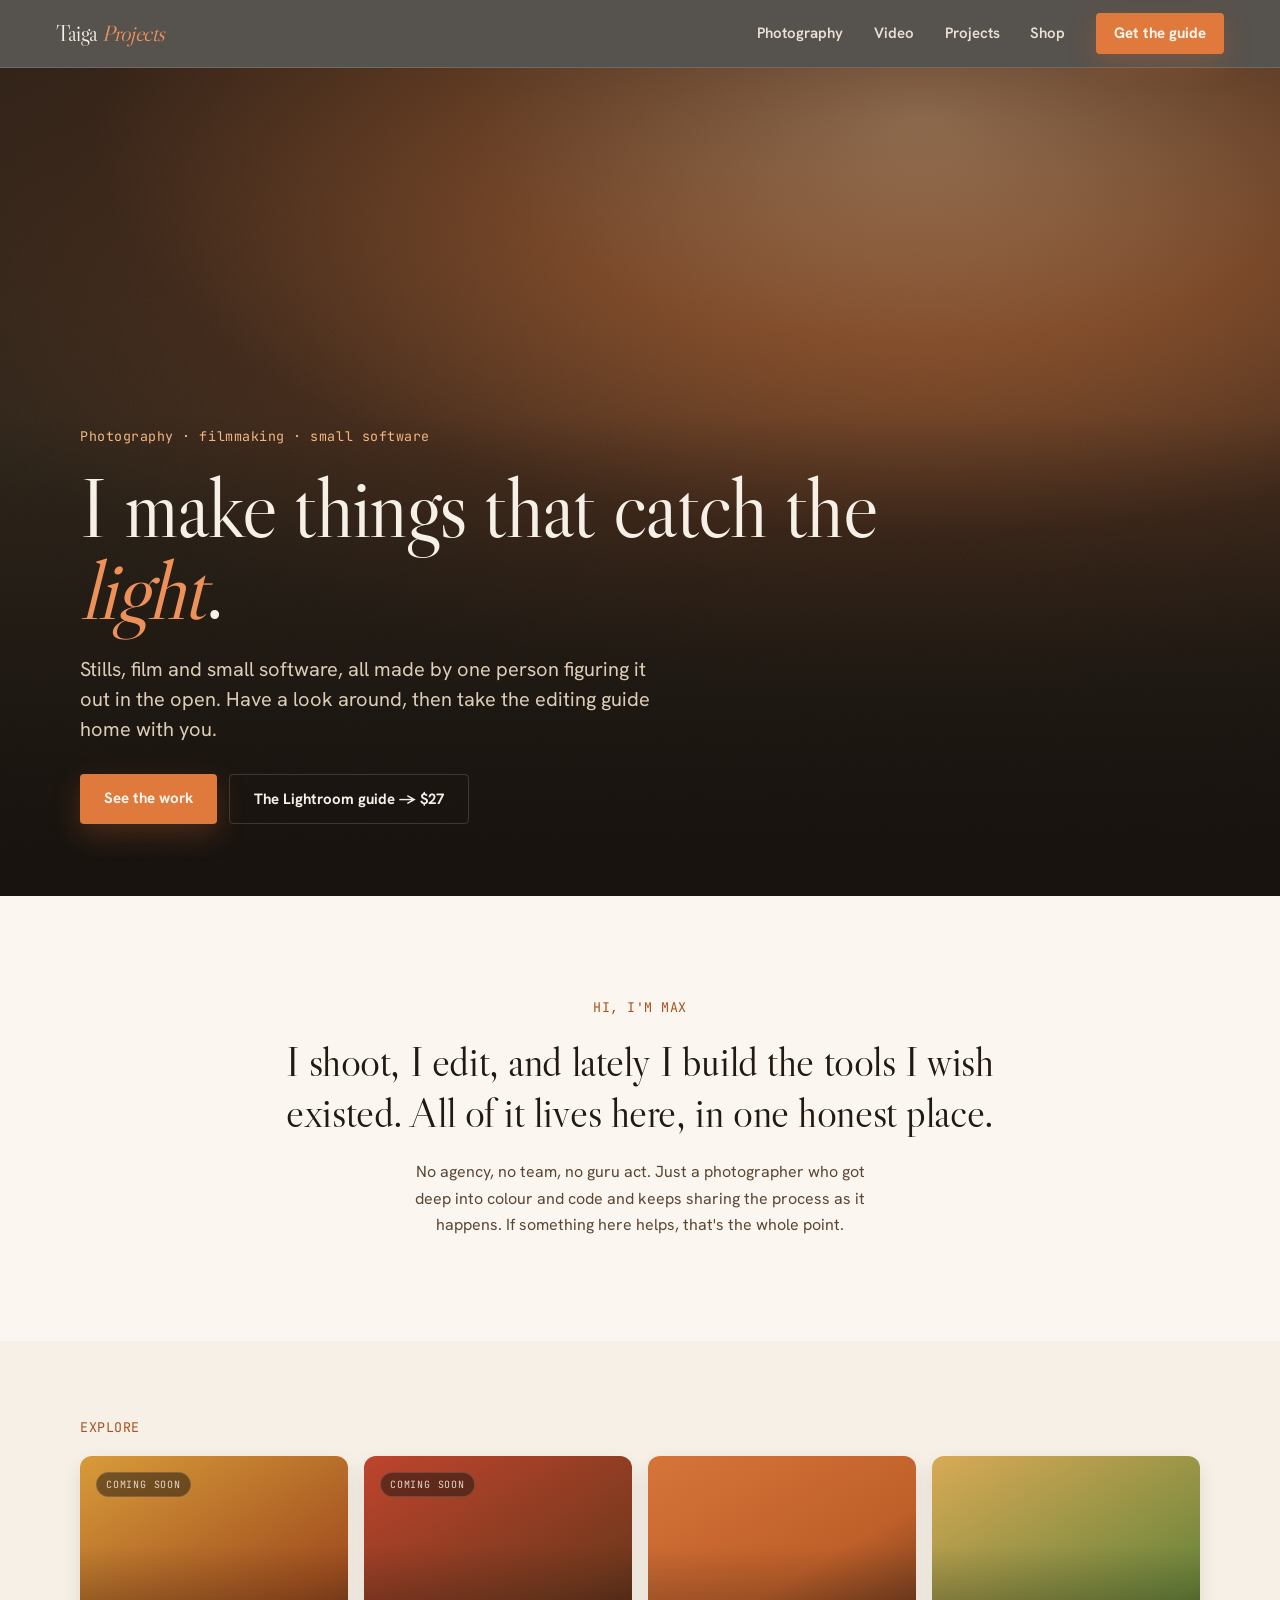
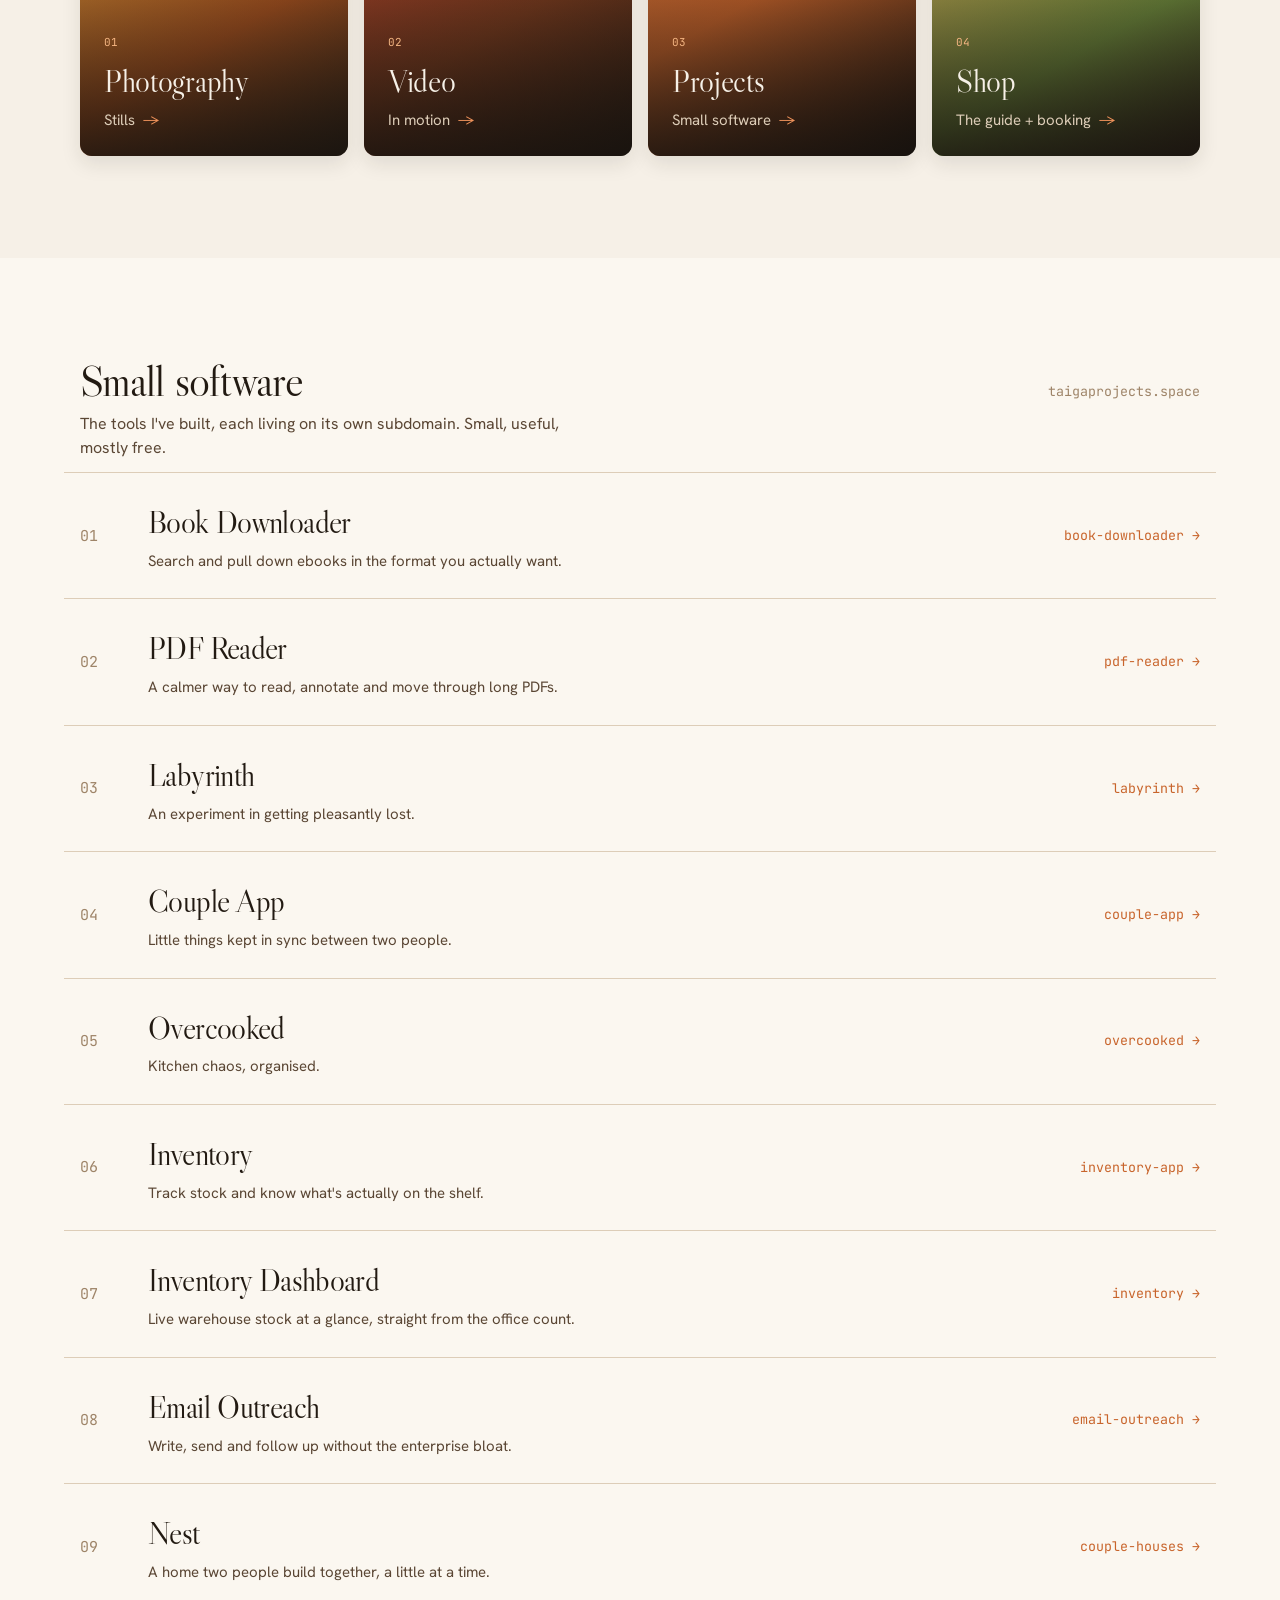
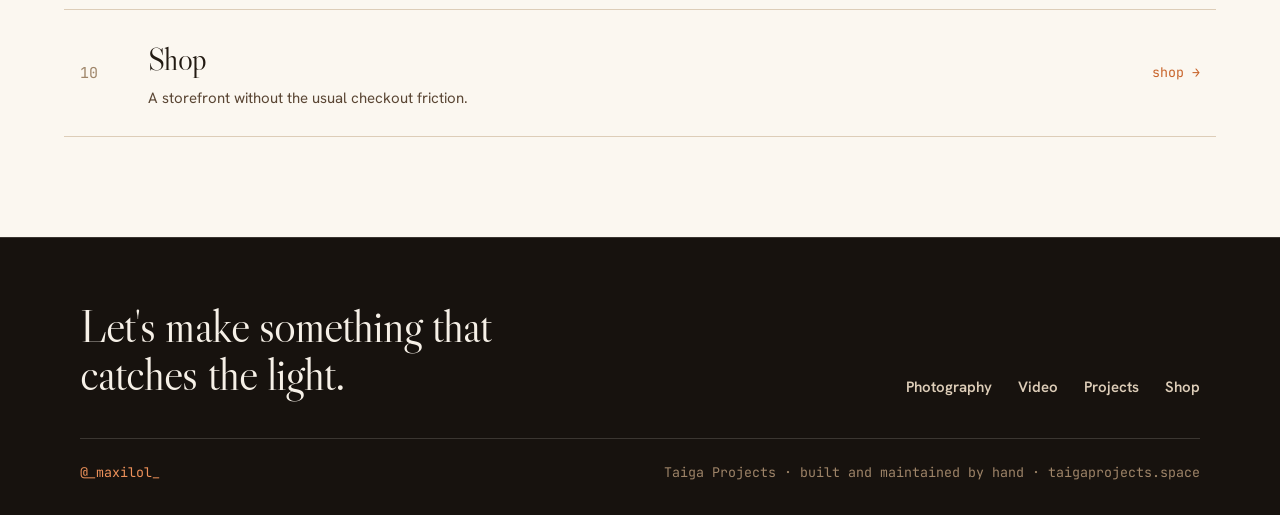
<file: index.html>
<!DOCTYPE html>
<html lang="en">
<head>
<meta charset="utf-8" />
<meta name="viewport" content="width=device-width, initial-scale=1" />
<title>Taiga Projects — I make things that catch the light</title>
<meta name="description" content="Stills, film and small software, all made by one person figuring it out in the open." />
<link rel="icon" href="data:image/svg+xml,<svg xmlns='http://www.w3.org/2000/svg' viewBox='0 0 100 100'><rect width='100' height='100' fill='%2317120E'/><text y='.9em' font-size='88' x='50%25' text-anchor='middle' fill='%23E07A3C' font-family='Georgia,serif'>T</text></svg>" />
<link rel="preconnect" href="https://fonts.googleapis.com" />
<link rel="preconnect" href="https://fonts.gstatic.com" crossorigin />
<link rel="stylesheet" href="taiga-tokens.css" />
<style>
  /* ═══════════════════════════════════════════════════════════
     Home — personal portfolio landing.
     Uses the shared tokens from taiga-tokens.css. The nav/footer
     here are page-specific (richer than the subdomains' slim
     chrome), so they don't touch the shared .taiga-header rules.

     IMAGES: the hero and the four Explore cards use golden-hour
     gradient placeholders. To drop in a real photo, set a
     background-image on the .ph element (or replace it with an
     <img>) — the dark scrims on top already keep text legible.
     ═══════════════════════════════════════════════════════════ */

  html { scroll-behavior: smooth; }

  /* ── golden-hour placeholders ─────────────────────────────── */
  .ph {
    position: absolute;
    inset: 0;
    background-size: cover;
    background-position: center;
  }
  .ph.grain::after {
    content: "";
    position: absolute;
    inset: 0;
    opacity: 0.06;
    background-image: url("data:image/svg+xml,%3Csvg xmlns='http://www.w3.org/2000/svg' width='160' height='160'%3E%3Cfilter id='n'%3E%3CfeTurbulence type='fractalNoise' baseFrequency='0.8' numOctaves='3'/%3E%3C/filter%3E%3Crect width='160' height='160' filter='url(%23n)'/%3E%3C/svg%3E");
  }
  .ph-hero {
    background:
      radial-gradient(135% 105% at 72% 6%, rgba(244,181,130,0.95) 0%, rgba(224,122,60,0.62) 26%, rgba(122,59,30,0.32) 48%, rgba(46,36,24,0.05) 66%, transparent 78%),
      linear-gradient(178deg, #3D2E20 0%, #2E2418 48%, #17120E 100%);
  }
  .ph-photo { background: linear-gradient(150deg, #E3A23C 0%, #A8521F 58%, #2E2418 100%); }
  .ph-video { background: linear-gradient(150deg, #C7472F 0%, #7A3B1E 55%, #221A12 100%); }
  .ph-code  { background: linear-gradient(150deg, #E07A3C 0%, #C8642B 45%, #17120E 100%); }
  .ph-shop  { background: linear-gradient(150deg, #E3B25A 0%, #6E8B3D 62%, #2E2418 100%); }

  /* ── nav ──────────────────────────────────────────────────── */
  .site-nav {
    position: sticky;
    top: 0;
    z-index: 50;
    display: flex;
    align-items: center;
    justify-content: space-between;
    height: 68px;
    padding: 0 clamp(20px, 5vw, 56px);
    background: rgba(23, 18, 14, 0.72);
    backdrop-filter: blur(14px);
    -webkit-backdrop-filter: blur(14px);
    border-bottom: 1px solid var(--border-inverse);
  }
  .site-nav .wordmark {
    font-family: var(--font-display);
    font-size: 22px;
    color: var(--ink-50);
    letter-spacing: -0.02em;
    text-decoration: none;
  }
  .site-nav .wordmark em { font-style: italic; color: var(--amber-400); }
  .nav-links {
    display: flex;
    align-items: center;
    gap: clamp(16px, 2.4vw, 34px);
  }
  .navlink {
    position: relative;
    font-family: var(--font-sans);
    font-size: var(--text-sm);
    font-weight: 600;
    color: var(--ink-100);
    text-decoration: none;
    padding: 4px 0;
  }
  .navlink::after {
    content: "";
    position: absolute;
    left: 0; bottom: -2px;
    width: 0; height: 1.5px;
    background: var(--amber-400);
    transition: width 0.25s var(--ease-out);
  }
  .navlink:hover { color: #fff; }
  .navlink:hover::after { width: 100%; }
  .nav-cta {
    font-family: var(--font-sans);
    font-size: var(--text-sm);
    font-weight: 700;
    color: var(--text-on-accent);
    background: var(--accent);
    padding: 9px 18px;
    border-radius: var(--radius-sm);
    box-shadow: var(--shadow-accent);
    text-decoration: none;
    transition: background var(--dur-base) var(--ease-out);
  }
  .nav-cta:hover { background: var(--accent-hover); color: var(--text-on-accent); }
  .nav-links .mobile-only { display: none; }

  /* ── hero ─────────────────────────────────────────────────── */
  .hero {
    position: relative;
    height: min(92vh, 860px);
    min-height: 560px;
    overflow: hidden;
    background: var(--ink-950);
  }
  .hero-media {
    position: absolute;
    inset: 0;
    animation: kenburns 24s var(--ease-out) infinite alternate;
    transform-origin: 68% 20%;
  }
  @keyframes kenburns { from { transform: scale(1.04); } to { transform: scale(1.16); } }
  .hero-scrim {
    position: absolute;
    inset: 0;
    background: linear-gradient(180deg, rgba(23,18,14,0.5) 0%, rgba(23,18,14,0.12) 42%, rgba(23,18,14,0.88) 100%);
    pointer-events: none;
  }
  .hero-content {
    position: absolute;
    left: 0; bottom: 0;
    width: 100%;
    padding: 0 clamp(20px, 5vw, 56px) clamp(40px, 6vw, 72px);
    pointer-events: none;
  }
  .hero-inner { max-width: var(--container); margin: 0 auto; }
  .hero .kicker {
    font-family: var(--font-mono);
    font-size: var(--text-xs);
    letter-spacing: 0.04em;
    color: var(--amber-300);
    margin-bottom: 20px;
    animation: rise 0.8s var(--ease-out) both;
  }
  .hero h1 {
    font-family: var(--font-display);
    font-weight: 400;
    font-size: clamp(40px, 7vw, 84px);
    line-height: 0.98;
    letter-spacing: -0.02em;
    color: var(--ink-50);
    margin: 0 0 22px;
    max-width: 16ch;
    animation: rise 0.9s var(--ease-out) 0.08s both;
  }
  .hero h1 em { font-style: italic; color: var(--amber-400); }
  .hero .lead {
    font-size: var(--text-lg);
    line-height: 1.5;
    color: var(--ink-200);
    max-width: 52ch;
    margin: 0 0 30px;
    animation: rise 1s var(--ease-out) 0.16s both;
  }
  .hero-actions {
    display: flex;
    flex-wrap: wrap;
    gap: 12px;
    pointer-events: auto;
    animation: rise 1.1s var(--ease-out) 0.24s both;
  }
  .btn-primary {
    font-family: var(--font-sans);
    font-size: var(--text-sm);
    font-weight: 700;
    color: var(--text-on-accent);
    background: var(--accent);
    padding: 13px 24px;
    border-radius: var(--radius-sm);
    box-shadow: var(--shadow-accent);
    text-decoration: none;
    transition: background var(--dur-base) var(--ease-out);
  }
  .btn-primary:hover { background: var(--accent-hover); color: var(--text-on-accent); }
  .btn-ghost {
    font-family: var(--font-sans);
    font-size: var(--text-sm);
    font-weight: 700;
    color: var(--ink-50);
    border: 1px solid var(--border-inverse);
    padding: 13px 24px;
    border-radius: var(--radius-sm);
    text-decoration: none;
    transition: border-color var(--dur-base) var(--ease-out), background var(--dur-base) var(--ease-out);
  }
  .btn-ghost:hover { border-color: var(--amber-400); background: rgba(246,240,231,0.05); color: var(--ink-50); }

  @keyframes rise { from { opacity: 0; transform: translateY(22px); } to { opacity: 1; transform: none; } }

  /* ── about ────────────────────────────────────────────────── */
  .about {
    background: var(--paper);
    padding: clamp(56px, 8vw, 104px) clamp(20px, 5vw, 56px);
  }
  .about-inner { max-width: 760px; margin: 0 auto; text-align: center; }
  .eyebrow-mono {
    font-family: var(--font-mono);
    font-size: var(--text-xs);
    letter-spacing: 0.04em;
    text-transform: uppercase;
    color: var(--amber-700);
    margin-bottom: 18px;
  }
  .about .statement {
    font-family: var(--font-display);
    font-weight: 400;
    font-size: clamp(26px, 3.6vw, 42px);
    line-height: 1.2;
    letter-spacing: -0.01em;
    color: var(--ink-900);
    margin: 0 0 22px;
  }
  .about .body {
    font-size: var(--text-md);
    line-height: 1.65;
    color: var(--text-secondary);
    margin: 0 auto;
    max-width: 54ch;
  }

  /* ── explore ──────────────────────────────────────────────── */
  .explore {
    background: var(--ink-50);
    padding: clamp(40px, 6vw, 80px) clamp(20px, 5vw, 56px) clamp(56px, 8vw, 104px);
  }
  .explore-inner { max-width: var(--container); margin: 0 auto; }
  .explore-grid {
    display: grid;
    grid-template-columns: repeat(auto-fit, minmax(260px, 1fr));
    gap: 16px;
  }
  .explore-card {
    position: relative;
    display: flex;
    flex-direction: column;
    justify-content: flex-end;
    min-height: 300px;
    border-radius: var(--radius-lg);
    overflow: hidden;
    box-shadow: var(--shadow-md);
    text-decoration: none;
    transition: transform 0.35s var(--ease-out), box-shadow 0.35s var(--ease-out);
  }
  .explore-card:hover { transform: translateY(-5px); box-shadow: var(--shadow-lg); }
  .explore-card .ph { transition: transform 0.7s var(--ease-out); }
  .explore-card:hover .ph { transform: scale(1.06); }
  .explore-card .card-scrim {
    position: absolute;
    inset: 0;
    background: linear-gradient(180deg, rgba(23,18,14,0.05) 30%, rgba(23,18,14,0.82) 100%);
    pointer-events: none;
  }
  .explore-card .card-body {
    position: relative;
    padding: 24px;
    pointer-events: none;
  }
  .explore-card .card-num {
    font-family: var(--font-mono);
    font-size: 11px;
    color: var(--amber-300);
    margin-bottom: 8px;
  }
  .explore-card .card-name {
    font-family: var(--font-display);
    font-size: var(--text-2xl);
    color: var(--ink-50);
    letter-spacing: -0.01em;
    margin-bottom: 4px;
  }
  .explore-card .card-desc {
    font-size: var(--text-sm);
    color: var(--ink-200);
    display: flex;
    align-items: center;
    gap: 8px;
  }
  .explore-card .card-desc .arrow { color: var(--amber-400); }
  .explore-card .card-soon {
    font-family: var(--font-mono);
    font-size: 10px;
    letter-spacing: 0.08em;
    text-transform: uppercase;
    color: var(--ink-100);
    background: rgba(23,18,14,0.5);
    border: 1px solid var(--border-inverse);
    padding: 4px 9px;
    border-radius: var(--radius-full);
    position: absolute;
    top: 16px; left: 16px;
  }

  /* ── projects index (folded-in tool directory) ────────────── */
  .projects {
    background: var(--paper);
    padding: clamp(56px, 8vw, 100px) clamp(20px, 5vw, 56px);
  }
  .projects-inner { max-width: var(--container); margin: 0 auto; }
  .projects-head {
    display: flex;
    align-items: baseline;
    justify-content: space-between;
    flex-wrap: wrap;
    gap: 12px;
    margin-bottom: 8px;
  }
  .projects h2 {
    font-family: var(--font-display);
    font-weight: 400;
    font-size: clamp(28px, 4vw, 44px);
    letter-spacing: -0.02em;
    color: var(--ink-900);
    margin: 0;
  }
  .projects .head-note {
    font-family: var(--font-mono);
    font-size: var(--text-xs);
    color: var(--text-muted);
  }
  .projects .intro {
    font-size: var(--text-md);
    color: var(--text-secondary);
    max-width: 56ch;
    margin: 0 0 12px;
  }
  .row {
    display: grid;
    grid-template-columns: 44px 1fr auto;
    align-items: center;
    gap: 24px;
    padding: 26px 16px;
    margin: 0 -16px;
    border-bottom: 1px solid var(--border);
    text-decoration: none;
    color: inherit;
    transition: background var(--dur-base) var(--ease-out);
  }
  .row:first-of-type { border-top: 1px solid var(--border); }
  .row:hover { text-decoration: none; background: var(--surface-sunken); }
  .row .num {
    font-family: var(--font-mono);
    font-size: var(--text-sm);
    color: var(--text-muted);
  }
  .row .name {
    display: block;
    font-family: var(--font-display);
    font-size: var(--text-2xl);
    letter-spacing: -0.02em;
    color: var(--ink-900);
    margin-bottom: 4px;
  }
  .row .desc {
    display: block;
    font-size: var(--text-sm);
    color: var(--text-secondary);
    max-width: 56ch;
  }
  .row .slug {
    font-family: var(--font-mono);
    font-size: var(--text-xs);
    color: var(--amber-600);
    white-space: nowrap;
  }
  .row .slug .arrow { display: inline-block; transition: transform var(--dur-base) var(--ease-out); }
  .row:hover .slug { color: var(--amber-700); }
  .row:hover .slug .arrow { transform: translateX(4px); }

  /* ── footer ───────────────────────────────────────────────── */
  .site-footer {
    background: var(--ink-950);
    border-top: 1px solid var(--border-inverse);
    padding: clamp(40px, 6vw, 64px) clamp(20px, 5vw, 56px) 32px;
  }
  .footer-inner { max-width: var(--container); margin: 0 auto; }
  .footer-top {
    display: flex;
    flex-wrap: wrap;
    justify-content: space-between;
    gap: 32px;
    align-items: flex-end;
    padding-bottom: 40px;
    border-bottom: 1px solid var(--border-inverse);
  }
  .footer-lede {
    font-family: var(--font-display);
    font-size: clamp(30px, 4vw, 46px);
    color: var(--ink-50);
    letter-spacing: -0.02em;
    max-width: 18ch;
    line-height: 1.05;
  }
  .footer-links {
    display: flex;
    gap: 26px;
    font-family: var(--font-sans);
    font-size: var(--text-sm);
    font-weight: 600;
  }
  .footer-links a { color: var(--ink-200); text-decoration: none; }
  .footer-links a:hover { color: var(--amber-400); }
  .footer-bottom {
    display: flex;
    flex-wrap: wrap;
    justify-content: space-between;
    gap: 16px;
    padding-top: 24px;
    align-items: center;
  }
  .footer-bottom .ig {
    font-family: var(--font-mono);
    font-size: var(--text-xs);
    color: var(--amber-400);
    text-decoration: none;
  }
  .footer-bottom .colophon {
    font-family: var(--font-mono);
    font-size: var(--text-xs);
    color: var(--ink-400);
  }

  /* ── scroll reveal ────────────────────────────────────────── */
  .reveal {
    opacity: 0;
    transform: translateY(28px);
    transition: opacity 0.7s var(--ease-out), transform 0.7s var(--ease-out);
  }
  .reveal.in { opacity: 1; transform: none; }

  /* ── responsive ───────────────────────────────────────────── */
  @media (max-width: 860px) {
    .nav-links .desktop-only { display: none; }
    .nav-links .mobile-only { display: inline-flex; }
    .row { grid-template-columns: 32px 1fr; gap: 16px; padding: 20px 0; margin: 0; }
    .row:first-of-type { border-top: none; }
    .row .name { font-size: var(--text-xl); }
    .row .slug { grid-column: 2; margin-top: 8px; }
  }

  @media (prefers-reduced-motion: reduce) {
    html { scroll-behavior: auto; }
    .hero-media { animation: none; transform: scale(1.06); }
    .reveal { opacity: 1; transform: none; transition: none; }
    * { animation-duration: 1ms !important; transition-duration: 1ms !important; }
  }
</style>
</head>
<body>

<!-- ═══ NAV ═══ -->
<nav class="site-nav">
  <a class="wordmark" href="/">Taiga <em>Projects</em></a>
  <div class="nav-links">
    <a class="navlink desktop-only" href="photography.html">Photography</a>
    <a class="navlink desktop-only" href="video.html">Video</a>
    <a class="navlink desktop-only" href="#projects">Projects</a>
    <a class="navlink desktop-only" href="https://shop.taigaprojects.space">Shop</a>
    <a class="navlink mobile-only" href="#projects">Projects</a>
    <a class="nav-cta" href="https://shop.taigaprojects.space">Get the guide</a>
  </div>
</nav>

<!-- ═══ HERO ═══ -->
<header class="hero">
  <div class="hero-media"><div class="ph ph-hero grain"></div></div>
  <div class="hero-scrim"></div>
  <div class="hero-content">
    <div class="hero-inner">
      <div class="kicker">Photography · filmmaking · small software</div>
      <h1>I make things that catch the <em>light</em>.</h1>
      <p class="lead">Stills, film and small software, all made by one person figuring it out in the open. Have a look around, then take the editing guide home with you.</p>
      <div class="hero-actions">
        <a class="btn-primary" href="#explore">See the work</a>
        <a class="btn-ghost" href="https://shop.taigaprojects.space">The Lightroom guide → $27</a>
      </div>
    </div>
  </div>
</header>

<!-- ═══ ABOUT ═══ -->
<section class="about">
  <div class="about-inner reveal">
    <div class="eyebrow-mono">Hi, I'm Max</div>
    <p class="statement">I shoot, I edit, and lately I build the tools I wish existed. All of it lives here, in one honest place.</p>
    <p class="body">No agency, no team, no guru act. Just a photographer who got deep into colour and code and keeps sharing the process as it happens. If something here helps, that's the whole point.</p>
  </div>
</section>

<!-- ═══ EXPLORE ═══ -->
<section class="explore" id="explore">
  <div class="explore-inner">
    <div class="eyebrow-mono reveal">Explore</div>
    <div class="explore-grid">

      <a class="explore-card reveal" href="photography.html">
        <div class="ph ph-photo"></div>
        <span class="card-soon">Coming soon</span>
        <div class="card-scrim"></div>
        <div class="card-body">
          <div class="card-num">01</div>
          <div class="card-name">Photography</div>
          <div class="card-desc">Stills <span class="arrow">→</span></div>
        </div>
      </a>

      <a class="explore-card reveal" href="video.html">
        <div class="ph ph-video"></div>
        <span class="card-soon">Coming soon</span>
        <div class="card-scrim"></div>
        <div class="card-body">
          <div class="card-num">02</div>
          <div class="card-name">Video</div>
          <div class="card-desc">In motion <span class="arrow">→</span></div>
        </div>
      </a>

      <a class="explore-card reveal" href="#projects">
        <div class="ph ph-code"></div>
        <div class="card-scrim"></div>
        <div class="card-body">
          <div class="card-num">03</div>
          <div class="card-name">Projects</div>
          <div class="card-desc">Small software <span class="arrow">→</span></div>
        </div>
      </a>

      <a class="explore-card reveal" href="https://shop.taigaprojects.space">
        <div class="ph ph-shop"></div>
        <div class="card-scrim"></div>
        <div class="card-body">
          <div class="card-num">04</div>
          <div class="card-name">Shop</div>
          <div class="card-desc">The guide + booking <span class="arrow">→</span></div>
        </div>
      </a>

    </div>
  </div>
</section>

<!-- ═══ PROJECTS (folded-in tool directory) ═══ -->
<section class="projects" id="projects">
  <div class="projects-inner">
    <div class="projects-head reveal">
      <h2>Small software</h2>
      <span class="head-note">taigaprojects.space</span>
    </div>
    <p class="intro reveal">The tools I've built, each living on its own subdomain. Small, useful, mostly free.</p>

    <!-- ADD A PROJECT: copy one <a class="row"> block, bump the number,
         and change the href, name, description and slug. -->

    <a class="row reveal" href="https://book-downloader.taigaprojects.space">
      <span class="num">01</span>
      <span>
        <span class="name">Book Downloader</span>
        <span class="desc">Search and pull down ebooks in the format you actually want.</span>
      </span>
      <span class="slug">book-downloader <span class="arrow">→</span></span>
    </a>

    <a class="row reveal" href="https://pdf-reader.taigaprojects.space">
      <span class="num">02</span>
      <span>
        <span class="name">PDF Reader</span>
        <span class="desc">A calmer way to read, annotate and move through long PDFs.</span>
      </span>
      <span class="slug">pdf-reader <span class="arrow">→</span></span>
    </a>

    <a class="row reveal" href="https://labyrinth.taigaprojects.space">
      <span class="num">03</span>
      <span>
        <span class="name">Labyrinth</span>
        <span class="desc">An experiment in getting pleasantly lost.</span>
      </span>
      <span class="slug">labyrinth <span class="arrow">→</span></span>
    </a>

    <a class="row reveal" href="https://couple-app.taigaprojects.space">
      <span class="num">04</span>
      <span>
        <span class="name">Couple App</span>
        <span class="desc">Little things kept in sync between two people.</span>
      </span>
      <span class="slug">couple-app <span class="arrow">→</span></span>
    </a>

    <a class="row reveal" href="https://overcooked.taigaprojects.space">
      <span class="num">05</span>
      <span>
        <span class="name">Overcooked</span>
        <span class="desc">Kitchen chaos, organised.</span>
      </span>
      <span class="slug">overcooked <span class="arrow">→</span></span>
    </a>

    <a class="row reveal" href="https://inventory-app.taigaprojects.space">
      <span class="num">06</span>
      <span>
        <span class="name">Inventory</span>
        <span class="desc">Track stock and know what's actually on the shelf.</span>
      </span>
      <span class="slug">inventory-app <span class="arrow">→</span></span>
    </a>

    <a class="row reveal" href="https://inventory.taigaprojects.space">
      <span class="num">07</span>
      <span>
        <span class="name">Inventory Dashboard</span>
        <span class="desc">Live warehouse stock at a glance, straight from the office count.</span>
      </span>
      <span class="slug">inventory <span class="arrow">→</span></span>
    </a>

    <a class="row reveal" href="https://email-outreach.taigaprojects.space">
      <span class="num">08</span>
      <span>
        <span class="name">Email Outreach</span>
        <span class="desc">Write, send and follow up without the enterprise bloat.</span>
      </span>
      <span class="slug">email-outreach <span class="arrow">→</span></span>
    </a>

    <a class="row reveal" href="https://couple-houses.taigaprojects.space">
      <span class="num">09</span>
      <span>
        <span class="name">Nest</span>
        <span class="desc">A home two people build together, a little at a time.</span>
      </span>
      <span class="slug">couple-houses <span class="arrow">→</span></span>
    </a>

    <a class="row reveal" href="https://shop.taigaprojects.space">
      <span class="num">10</span>
      <span>
        <span class="name">Shop</span>
        <span class="desc">A storefront without the usual checkout friction.</span>
      </span>
      <span class="slug">shop <span class="arrow">→</span></span>
    </a>

  </div>
</section>

<!-- ═══ FOOTER ═══ -->
<footer class="site-footer">
  <div class="footer-inner">
    <div class="footer-top">
      <div class="footer-lede">Let's make something that catches the light.</div>
      <div class="footer-links">
        <a href="photography.html">Photography</a>
        <a href="video.html">Video</a>
        <a href="#projects">Projects</a>
        <a href="https://shop.taigaprojects.space">Shop</a>
      </div>
    </div>
    <div class="footer-bottom">
      <a class="ig" href="https://instagram.com/_maxilol_">@_maxilol_</a>
      <span class="colophon">Taiga Projects · built and maintained by hand · taigaprojects.space</span>
    </div>
  </div>
</footer>

<script>
  // Reveal sections as they scroll into view.
  (function () {
    var reduce = window.matchMedia('(prefers-reduced-motion: reduce)').matches;
    if (reduce) return;
    var io = new IntersectionObserver(function (entries) {
      entries.forEach(function (e) {
        if (e.isIntersecting) { e.target.classList.add('in'); io.unobserve(e.target); }
      });
    }, { threshold: 0.14 });
    document.querySelectorAll('.reveal').forEach(function (n) { io.observe(n); });
  })();
</script>

</body>
</html>
</file>
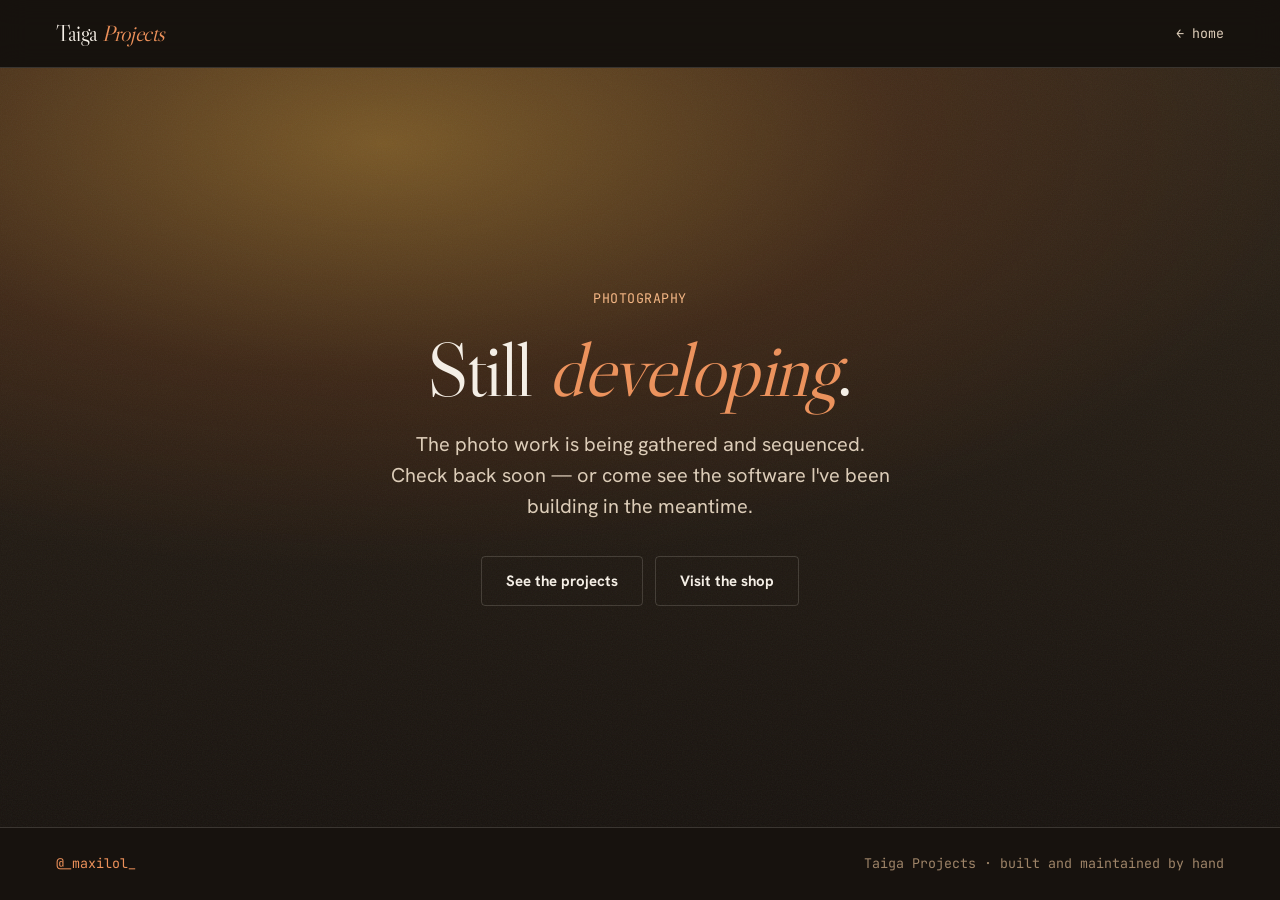
<file: photography.html>
<!DOCTYPE html>
<html lang="en">
<head>
<meta charset="utf-8" />
<meta name="viewport" content="width=device-width, initial-scale=1" />
<title>Photography — Taiga Projects</title>
<meta name="description" content="Stills by Max. Coming soon." />
<link rel="icon" href="data:image/svg+xml,<svg xmlns='http://www.w3.org/2000/svg' viewBox='0 0 100 100'><rect width='100' height='100' fill='%2317120E'/><text y='.9em' font-size='88' x='50%25' text-anchor='middle' fill='%23E07A3C' font-family='Georgia,serif'>T</text></svg>" />
<link rel="preconnect" href="https://fonts.googleapis.com" />
<link rel="preconnect" href="https://fonts.gstatic.com" crossorigin />
<link rel="stylesheet" href="taiga-tokens.css" />
<style>
  /* Coming-soon page. Shares tokens with the home page; the nav/footer
     match index.html so the site reads as one place. Swap the body copy
     and lift the "coming soon" state once there's real work to show. */
  body { background: var(--ink-950); min-height: 100vh; display: flex; flex-direction: column; }

  .site-nav {
    position: sticky; top: 0; z-index: 50;
    display: flex; align-items: center; justify-content: space-between;
    height: 68px; padding: 0 clamp(20px, 5vw, 56px);
    background: rgba(23, 18, 14, 0.72);
    backdrop-filter: blur(14px); -webkit-backdrop-filter: blur(14px);
    border-bottom: 1px solid var(--border-inverse);
  }
  .site-nav .wordmark {
    font-family: var(--font-display); font-size: 22px;
    color: var(--ink-50); letter-spacing: -0.02em; text-decoration: none;
  }
  .site-nav .wordmark em { font-style: italic; color: var(--amber-400); }
  .site-nav .back {
    font-family: var(--font-mono); font-size: var(--text-xs);
    color: var(--ink-200); text-decoration: none;
    transition: color var(--dur-base) var(--ease-out);
  }
  .site-nav .back:hover { color: var(--amber-400); }

  main {
    position: relative;
    flex: 1;
    display: flex;
    align-items: center;
    justify-content: center;
    overflow: hidden;
    padding: 80px clamp(20px, 5vw, 56px);
  }
  /* golden-hour placeholder wash */
  main::before {
    content: "";
    position: absolute; inset: 0;
    background:
      radial-gradient(120% 90% at 30% 10%, rgba(227,162,60,0.42) 0%, rgba(168,82,31,0.18) 34%, transparent 62%),
      linear-gradient(178deg, #2E2418 0%, #17120E 100%);
    animation: drift 26s var(--ease-out) infinite alternate;
  }
  @keyframes drift { from { transform: scale(1.05); } to { transform: scale(1.14); } }
  main::after {
    content: "";
    position: absolute; inset: 0;
    opacity: 0.06;
    background-image: url("data:image/svg+xml,%3Csvg xmlns='http://www.w3.org/2000/svg' width='160' height='160'%3E%3Cfilter id='n'%3E%3CfeTurbulence type='fractalNoise' baseFrequency='0.8' numOctaves='3'/%3E%3C/filter%3E%3Crect width='160' height='160' filter='url(%23n)'/%3E%3C/svg%3E");
    pointer-events: none;
  }

  .soon {
    position: relative;
    max-width: 620px;
    text-align: center;
  }
  .soon .kicker {
    font-family: var(--font-mono); font-size: var(--text-xs);
    letter-spacing: 0.04em; text-transform: uppercase;
    color: var(--amber-300); margin-bottom: 22px;
  }
  .soon h1 {
    font-family: var(--font-display); font-weight: 400;
    font-size: clamp(40px, 8vw, 76px); line-height: 1;
    letter-spacing: -0.02em; color: var(--ink-50); margin: 0 0 22px;
  }
  .soon h1 em { font-style: italic; color: var(--amber-400); }
  .soon p {
    font-size: var(--text-lg); line-height: 1.55;
    color: var(--ink-200); margin: 0 auto 34px; max-width: 46ch;
  }
  .soon .actions { display: flex; flex-wrap: wrap; gap: 12px; justify-content: center; }
  .soon .btn-ghost {
    font-family: var(--font-sans); font-size: var(--text-sm); font-weight: 700;
    color: var(--ink-50); border: 1px solid var(--border-inverse);
    padding: 13px 24px; border-radius: var(--radius-sm); text-decoration: none;
    transition: border-color var(--dur-base) var(--ease-out), background var(--dur-base) var(--ease-out);
  }
  .soon .btn-ghost:hover { border-color: var(--amber-400); background: rgba(246,240,231,0.05); color: var(--ink-50); }

  .site-footer {
    background: var(--ink-950); border-top: 1px solid var(--border-inverse);
    padding: 26px clamp(20px, 5vw, 56px);
    display: flex; flex-wrap: wrap; gap: 12px; justify-content: space-between; align-items: center;
  }
  .site-footer a { font-family: var(--font-mono); font-size: var(--text-xs); color: var(--amber-400); text-decoration: none; }
  .site-footer .colophon { font-family: var(--font-mono); font-size: var(--text-xs); color: var(--ink-400); }

  @media (prefers-reduced-motion: reduce) {
    main::before { animation: none; transform: scale(1.1); }
  }
</style>
</head>
<body>

<nav class="site-nav">
  <a class="wordmark" href="/">Taiga <em>Projects</em></a>
  <a class="back" href="/">← home</a>
</nav>

<main>
  <div class="soon">
    <div class="kicker">Photography</div>
    <h1>Still <em>developing</em>.</h1>
    <p>The photo work is being gathered and sequenced. Check back soon — or come see the software I've been building in the meantime.</p>
    <div class="actions">
      <a class="btn-ghost" href="/#projects">See the projects</a>
      <a class="btn-ghost" href="https://shop.taigaprojects.space">Visit the shop</a>
    </div>
  </div>
</main>

<footer class="site-footer">
  <a href="https://instagram.com/_maxilol_">@_maxilol_</a>
  <span class="colophon">Taiga Projects · built and maintained by hand</span>
</footer>

</body>
</html>
</file>
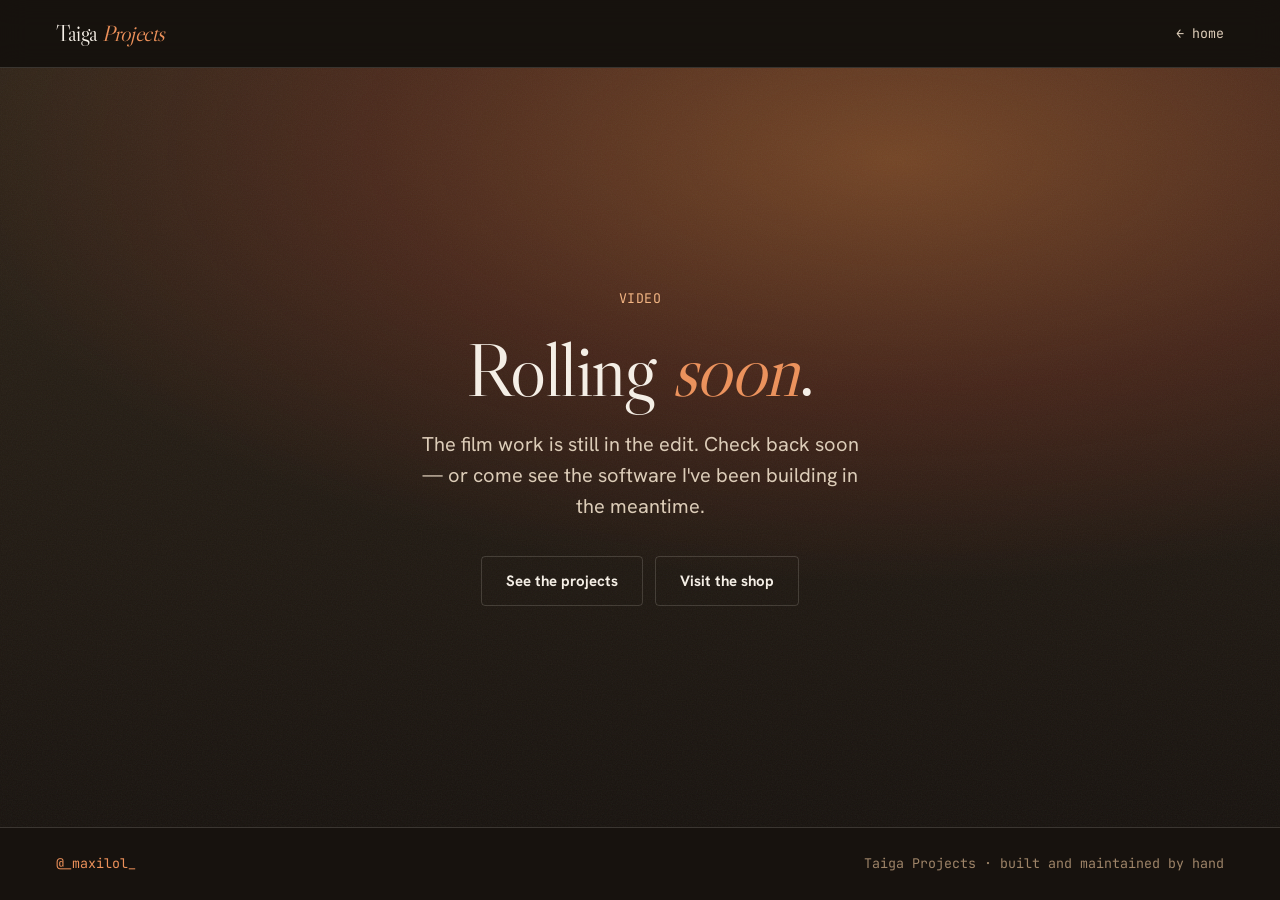
<file: video.html>
<!DOCTYPE html>
<html lang="en">
<head>
<meta charset="utf-8" />
<meta name="viewport" content="width=device-width, initial-scale=1" />
<title>Video — Taiga Projects</title>
<meta name="description" content="Film work by Max. Coming soon." />
<link rel="icon" href="data:image/svg+xml,<svg xmlns='http://www.w3.org/2000/svg' viewBox='0 0 100 100'><rect width='100' height='100' fill='%2317120E'/><text y='.9em' font-size='88' x='50%25' text-anchor='middle' fill='%23E07A3C' font-family='Georgia,serif'>T</text></svg>" />
<link rel="preconnect" href="https://fonts.googleapis.com" />
<link rel="preconnect" href="https://fonts.gstatic.com" crossorigin />
<link rel="stylesheet" href="taiga-tokens.css" />
<style>
  /* Coming-soon page. Shares tokens with the home page; the nav/footer
     match index.html so the site reads as one place. Swap the body copy
     and lift the "coming soon" state once there's real work to show. */
  body { background: var(--ink-950); min-height: 100vh; display: flex; flex-direction: column; }

  .site-nav {
    position: sticky; top: 0; z-index: 50;
    display: flex; align-items: center; justify-content: space-between;
    height: 68px; padding: 0 clamp(20px, 5vw, 56px);
    background: rgba(23, 18, 14, 0.72);
    backdrop-filter: blur(14px); -webkit-backdrop-filter: blur(14px);
    border-bottom: 1px solid var(--border-inverse);
  }
  .site-nav .wordmark {
    font-family: var(--font-display); font-size: 22px;
    color: var(--ink-50); letter-spacing: -0.02em; text-decoration: none;
  }
  .site-nav .wordmark em { font-style: italic; color: var(--amber-400); }
  .site-nav .back {
    font-family: var(--font-mono); font-size: var(--text-xs);
    color: var(--ink-200); text-decoration: none;
    transition: color var(--dur-base) var(--ease-out);
  }
  .site-nav .back:hover { color: var(--amber-400); }

  main {
    position: relative;
    flex: 1;
    display: flex;
    align-items: center;
    justify-content: center;
    overflow: hidden;
    padding: 80px clamp(20px, 5vw, 56px);
  }
  /* golden-hour placeholder wash */
  main::before {
    content: "";
    position: absolute; inset: 0;
    background:
      radial-gradient(120% 90% at 70% 12%, rgba(224,122,60,0.40) 0%, rgba(199,71,47,0.20) 34%, transparent 62%),
      linear-gradient(178deg, #2E2418 0%, #17120E 100%);
    animation: drift 26s var(--ease-out) infinite alternate;
  }
  @keyframes drift { from { transform: scale(1.05); } to { transform: scale(1.14); } }
  main::after {
    content: "";
    position: absolute; inset: 0;
    opacity: 0.06;
    background-image: url("data:image/svg+xml,%3Csvg xmlns='http://www.w3.org/2000/svg' width='160' height='160'%3E%3Cfilter id='n'%3E%3CfeTurbulence type='fractalNoise' baseFrequency='0.8' numOctaves='3'/%3E%3C/filter%3E%3Crect width='160' height='160' filter='url(%23n)'/%3E%3C/svg%3E");
    pointer-events: none;
  }

  .soon {
    position: relative;
    max-width: 620px;
    text-align: center;
  }
  .soon .kicker {
    font-family: var(--font-mono); font-size: var(--text-xs);
    letter-spacing: 0.04em; text-transform: uppercase;
    color: var(--amber-300); margin-bottom: 22px;
  }
  .soon h1 {
    font-family: var(--font-display); font-weight: 400;
    font-size: clamp(40px, 8vw, 76px); line-height: 1;
    letter-spacing: -0.02em; color: var(--ink-50); margin: 0 0 22px;
  }
  .soon h1 em { font-style: italic; color: var(--amber-400); }
  .soon p {
    font-size: var(--text-lg); line-height: 1.55;
    color: var(--ink-200); margin: 0 auto 34px; max-width: 46ch;
  }
  .soon .actions { display: flex; flex-wrap: wrap; gap: 12px; justify-content: center; }
  .soon .btn-ghost {
    font-family: var(--font-sans); font-size: var(--text-sm); font-weight: 700;
    color: var(--ink-50); border: 1px solid var(--border-inverse);
    padding: 13px 24px; border-radius: var(--radius-sm); text-decoration: none;
    transition: border-color var(--dur-base) var(--ease-out), background var(--dur-base) var(--ease-out);
  }
  .soon .btn-ghost:hover { border-color: var(--amber-400); background: rgba(246,240,231,0.05); color: var(--ink-50); }

  .site-footer {
    background: var(--ink-950); border-top: 1px solid var(--border-inverse);
    padding: 26px clamp(20px, 5vw, 56px);
    display: flex; flex-wrap: wrap; gap: 12px; justify-content: space-between; align-items: center;
  }
  .site-footer a { font-family: var(--font-mono); font-size: var(--text-xs); color: var(--amber-400); text-decoration: none; }
  .site-footer .colophon { font-family: var(--font-mono); font-size: var(--text-xs); color: var(--ink-400); }

  @media (prefers-reduced-motion: reduce) {
    main::before { animation: none; transform: scale(1.1); }
  }
</style>
</head>
<body>

<nav class="site-nav">
  <a class="wordmark" href="/">Taiga <em>Projects</em></a>
  <a class="back" href="/">← home</a>
</nav>

<main>
  <div class="soon">
    <div class="kicker">Video</div>
    <h1>Rolling <em>soon</em>.</h1>
    <p>The film work is still in the edit. Check back soon — or come see the software I've been building in the meantime.</p>
    <div class="actions">
      <a class="btn-ghost" href="/#projects">See the projects</a>
      <a class="btn-ghost" href="https://shop.taigaprojects.space">Visit the shop</a>
    </div>
  </div>
</main>

<footer class="site-footer">
  <a href="https://instagram.com/_maxilol_">@_maxilol_</a>
  <span class="colophon">Taiga Projects · built and maintained by hand</span>
</footer>

</body>
</html>
</file>
<file: taiga-tokens.css>
/* ═══════════════════════════════════════════════════════════════
   Taiga Projects — shared design tokens
   Source of truth: Claude Design "Taiga Design Reference"
   Direction: "Golden Hour" — warm, cinematic, editorial.

   Copy this file verbatim into every taigaprojects.space subdomain
   so the whole family stays in sync. Do not fork the values.
   ═══════════════════════════════════════════════════════════════ */

@import url('https://fonts.googleapis.com/css2?family=Libre+Caslon+Display&family=Libre+Caslon+Text:ital,wght@0,400;0,700;1,400&family=Hanken+Grotesk:wght@400;500;600;700;800&family=JetBrains+Mono:wght@400;500;700&display=swap');

:root {
  /* ---- Warm neutral ramp (the brand's spine) ---- */
  --ink-950: #17120E;
  --ink-900: #221A12;
  --ink-800: #2E2418;
  --ink-700: #3D2E20;
  --ink-600: #5A4634;
  --ink-500: #7A6248;
  --ink-400: #9E8468;
  --ink-300: #C3AC92;
  --ink-200: #DDCDB8;
  --ink-100: #ECE2D4;
  --ink-50:  #F6F0E7;
  --paper:   #FBF7F0;
  --white:   #FFFFFF;

  /* ---- Accent: golden-hour amber ---- */
  --amber-700: #A8521F;
  --amber-600: #C8642B;
  --amber-500: #E07A3C;
  --amber-400: #ED915A;
  --amber-300: #F4B582;
  --amber-100: #FBE4CF;
  --gold-400:  #E3B25A;

  /* ---- Semantic status (warm/earthy) ---- */
  --moss-500:  #6E8B3D;
  --moss-100:  #E7EDD6;
  --honey-500: #E3A23C;
  --honey-100: #FBEDCF;
  --rust-500:  #C7472F;
  --rust-100:  #F7DCD3;

  /* ---- Semantic aliases ---- */
  --bg:              var(--paper);
  --surface:         var(--white);
  --surface-sunken:  var(--ink-50);
  --surface-inverse: var(--ink-950);

  --text-primary:   var(--ink-900);
  --text-secondary: var(--ink-600);
  --text-muted:     var(--ink-400);
  --text-on-dark:   var(--ink-50);
  --text-on-accent: var(--paper);
  --text-link:      var(--amber-600);

  --border:         var(--ink-200);
  --border-strong:  var(--ink-300);
  --border-inverse: rgba(246, 240, 231, 0.16);

  --accent:       var(--amber-500);
  --accent-hover: var(--amber-600);
  --accent-press: var(--amber-700);
  --accent-soft:  var(--amber-100);
  --accent-text:  var(--amber-700);
  --focus-ring:   rgba(224, 122, 60, 0.45);

  /* ---- Families ---- */
  --font-display: 'Libre Caslon Display', Georgia, 'Times New Roman', serif;
  --font-serif:   'Libre Caslon Text', Georgia, serif;
  --font-sans:    'Hanken Grotesk', system-ui, -apple-system, sans-serif;
  --font-mono:    'JetBrains Mono', ui-monospace, 'SF Mono', Menlo, monospace;

  /* ---- Type scale (1.250 major third) ---- */
  --text-3xs: 0.694rem;
  --text-2xs: 0.75rem;
  --text-xs:  0.833rem;
  --text-sm:  0.9375rem;
  --text-md:  1rem;
  --text-lg:  1.25rem;
  --text-xl:  1.563rem;
  --text-2xl: 1.953rem;
  --text-3xl: 2.441rem;
  --text-4xl: 3.052rem;
  --text-5xl: 3.815rem;
  --text-6xl: 4.768rem;

  /* ---- Weights ---- */
  --fw-regular:  400;
  --fw-medium:   500;
  --fw-semibold: 600;
  --fw-bold:     700;
  --fw-black:    800;

  /* ---- Line heights ---- */
  --lh-tight:   1.05;
  --lh-snug:    1.2;
  --lh-normal:  1.5;
  --lh-relaxed: 1.65;

  /* ---- Letter spacing ---- */
  --tracking-tight:  -0.02em;
  --tracking-normal: 0;
  --tracking-wide:   0.04em;
  --tracking-label:  0.18em;

  /* ---- Spacing (4px base) ---- */
  --space-1: 0.25rem;
  --space-2: 0.5rem;
  --space-3: 0.75rem;
  --space-4: 1rem;
  --space-5: 1.5rem;
  --space-6: 2rem;
  --space-7: 3rem;
  --space-8: 4rem;
  --space-9: 6rem;

  /* ---- Radius ---- */
  --radius-xs:   2px;
  --radius-sm:   4px;
  --radius-md:   8px;
  --radius-lg:   12px;
  --radius-xl:   18px;
  --radius-full: 999px;

  /* ---- Shadows (warm-tinted, light from above) ---- */
  --shadow-xs: 0 1px 2px rgba(34, 26, 18, 0.06);
  --shadow-sm: 0 2px 6px rgba(34, 26, 18, 0.08);
  --shadow-md: 0 8px 20px rgba(34, 26, 18, 0.10);
  --shadow-lg: 0 18px 44px rgba(34, 26, 18, 0.16);
  --shadow-accent: 0 10px 28px rgba(200, 100, 43, 0.28);

  /* ---- Motion (calm, no bounce) ---- */
  --ease-out:   cubic-bezier(0.22, 0.61, 0.36, 1);
  --ease-inout: cubic-bezier(0.4, 0, 0.2, 1);
  --dur-fast:   140ms;
  --dur-base:   220ms;
  --dur-slow:   420ms;

  /* ---- Layout ---- */
  --container:        1120px;
  --container-narrow: 680px;
  --gutter:           64px;
  --header-h:         64px;
}

@media (max-width: 720px) {
  :root { --gutter: 24px; }
}

/* ═══ base ═══ */

*, *::before, *::after { box-sizing: border-box; }

body {
  margin: 0;
  font-family: var(--font-sans);
  font-size: var(--text-md);
  line-height: var(--lh-normal);
  color: var(--text-primary);
  background: var(--bg);
  -webkit-font-smoothing: antialiased;
  text-rendering: optimizeLegibility;
}

h1, h2, h3, h4 {
  font-family: var(--font-display);
  font-weight: var(--fw-regular);
  line-height: var(--lh-tight);
  letter-spacing: var(--tracking-tight);
  color: var(--text-primary);
  margin: 0;
}

p { margin: 0; text-wrap: pretty; }

a { color: var(--text-link); text-decoration: none; }
a:hover { text-decoration: underline; text-underline-offset: 2px; }

::selection { background: var(--amber-100); color: var(--ink-900); }

:focus-visible { outline: 3px solid var(--focus-ring); outline-offset: 2px; }

/* Uppercase eyebrow / kicker */
.eyebrow {
  font-family: var(--font-sans);
  font-size: var(--text-2xs);
  font-weight: var(--fw-bold);
  letter-spacing: var(--tracking-label);
  text-transform: uppercase;
  color: var(--accent-text);
}

/* ═══ shared chrome — identical on every subdomain ═══ */

.taiga-header {
  position: sticky;
  top: 0;
  z-index: 50;
  display: flex;
  align-items: center;
  justify-content: space-between;
  height: var(--header-h);
  padding: 0 var(--gutter);
  background: var(--surface);
  border-bottom: 1px solid var(--border);
}
.taiga-header.on-dark {
  background: var(--ink-950);
  border-bottom-color: var(--border-inverse);
}

.taiga-brand { display: flex; align-items: baseline; gap: 14px; }
.taiga-brand a { text-decoration: none; }
.taiga-brand .wordmark {
  font-family: var(--font-display);
  font-size: var(--text-xl);
  letter-spacing: var(--tracking-tight);
  color: var(--ink-900);
}
.taiga-header.on-dark .wordmark { color: var(--ink-50); }
.taiga-brand .rule {
  width: 1px; height: 20px;
  background: var(--border-strong);
  align-self: center;
}
.taiga-header.on-dark .rule { background: var(--border-inverse); }
.taiga-brand .crumb {
  font-family: var(--font-mono);
  font-size: var(--text-sm);
  color: var(--text-secondary);
}
.taiga-header.on-dark .crumb { color: var(--ink-300); }

.taiga-nav { display: flex; align-items: center; gap: 22px; }
.taiga-nav .back {
  font-family: var(--font-mono);
  font-size: var(--text-xs);
  color: var(--text-secondary);
  text-decoration: none;
  transition: color var(--dur-base) var(--ease-out);
}
.taiga-nav .back:hover { color: var(--accent-text); text-decoration: none; }
.taiga-header.on-dark .back { color: var(--ink-300); }
.taiga-header.on-dark .back:hover { color: var(--amber-300); }

.taiga-chip {
  font-family: var(--font-mono);
  font-size: var(--text-xs);
  color: var(--amber-700);
  background: var(--accent-soft);
  padding: 6px 12px;
  border-radius: var(--radius-full);
  white-space: nowrap;
}

.taiga-footer {
  display: flex;
  align-items: center;
  justify-content: space-between;
  flex-wrap: wrap;
  gap: var(--space-4);
  padding: 26px var(--gutter);
  background: var(--ink-950);
}
.taiga-footer .made {
  font-family: var(--font-display);
  font-size: var(--text-lg);
  color: var(--ink-100);
  letter-spacing: var(--tracking-tight);
}
.taiga-footer .home {
  font-family: var(--font-mono);
  font-size: var(--text-xs);
  color: var(--amber-300);
  text-decoration: none;
}
.taiga-footer .home:hover { color: var(--amber-100); }

/* The chip is the first thing to hide on narrow screens. */
@media (max-width: 720px) {
  .taiga-chip { display: none; }
}

/* ═══ buttons ═══ */

.taiga-btn {
  font-family: var(--font-sans);
  font-weight: var(--fw-bold);
  font-size: var(--text-sm);
  color: var(--text-on-accent);
  background: var(--accent);
  border: 1px solid var(--accent);
  border-radius: var(--radius-sm);
  padding: 13px 24px;
  cursor: pointer;
  box-shadow: var(--shadow-accent);
  transition: background var(--dur-base) var(--ease-out),
              transform var(--dur-fast) var(--ease-out);
}
.taiga-btn:hover { background: var(--accent-hover); border-color: var(--accent-hover); }
.taiga-btn:active { background: var(--accent-press); transform: translateY(1px); }

.taiga-btn.secondary {
  color: var(--ink-900);
  background: var(--surface);
  border-color: var(--border-strong);
  box-shadow: none;
}
.taiga-btn.secondary:hover { background: var(--surface-sunken); border-color: var(--ink-400); }

@media (prefers-reduced-motion: reduce) {
  * { transition-duration: 1ms !important; animation-duration: 1ms !important; }
}
</file>
